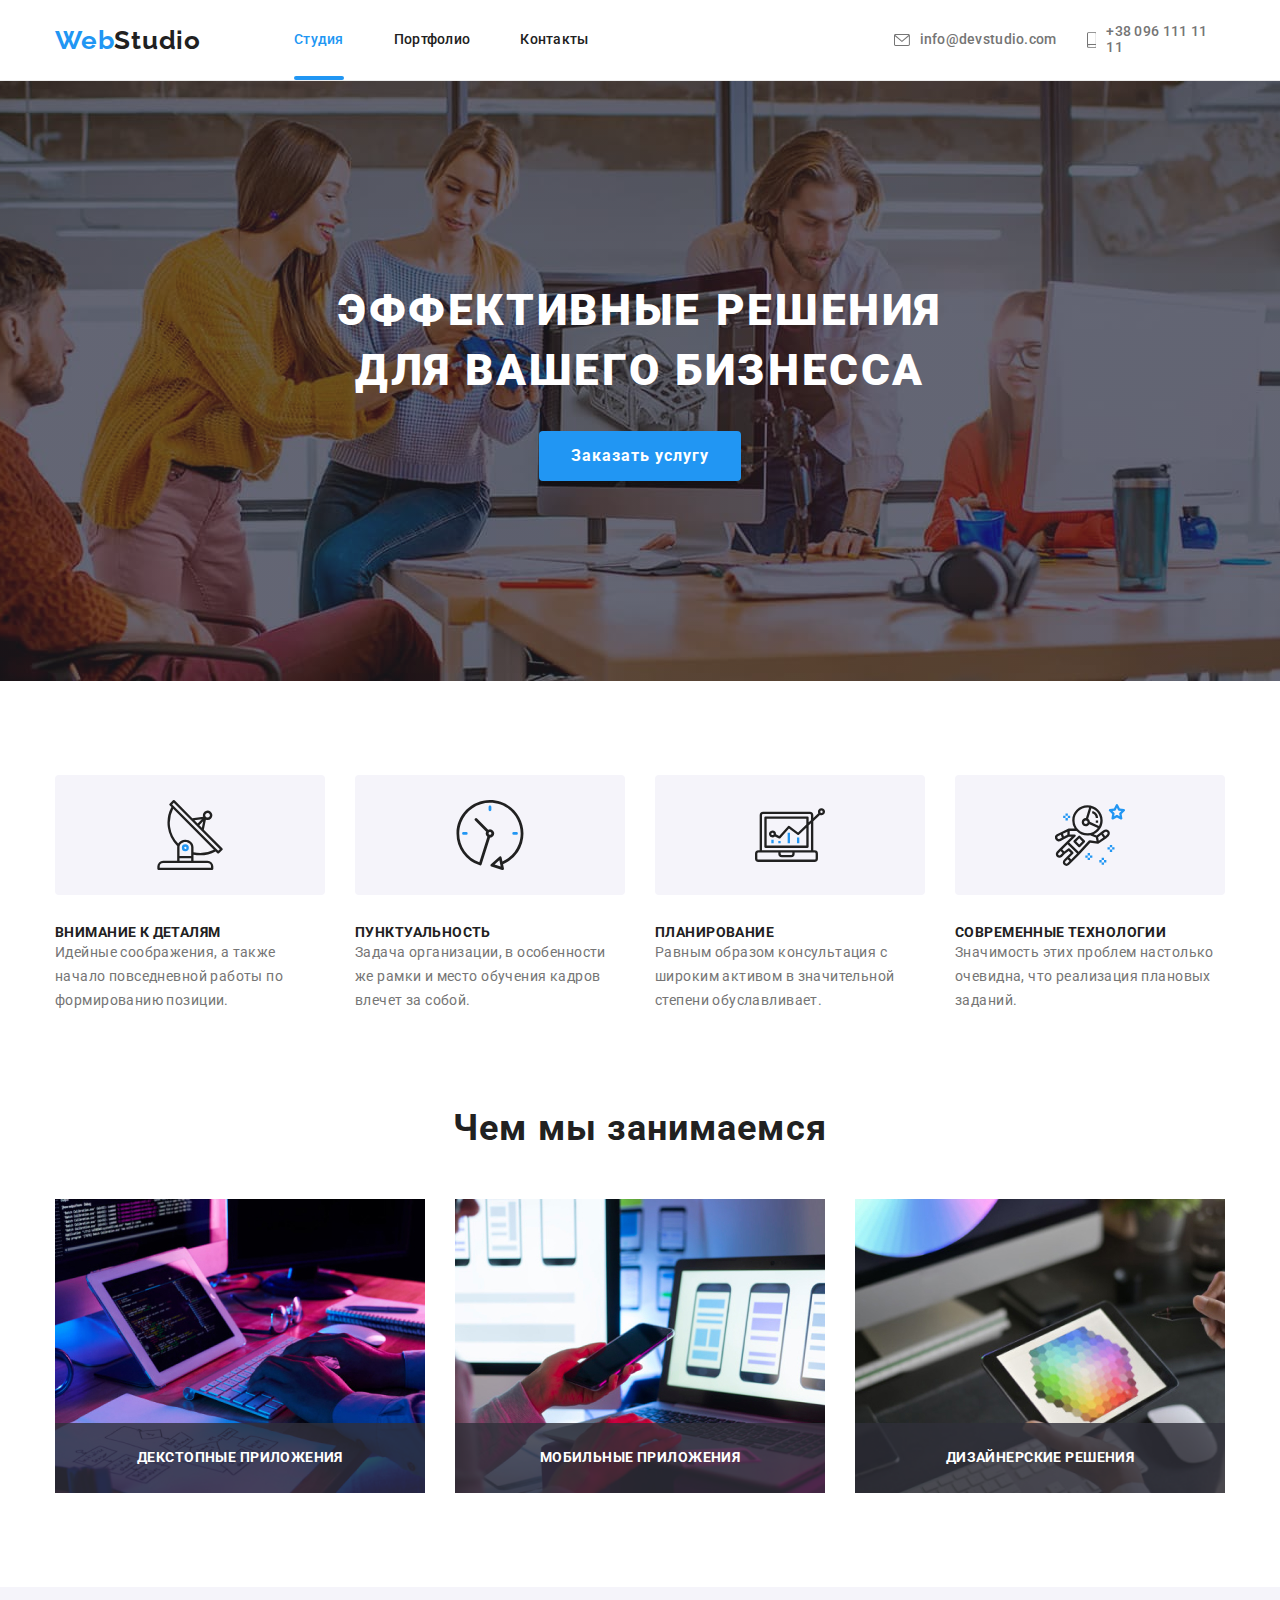
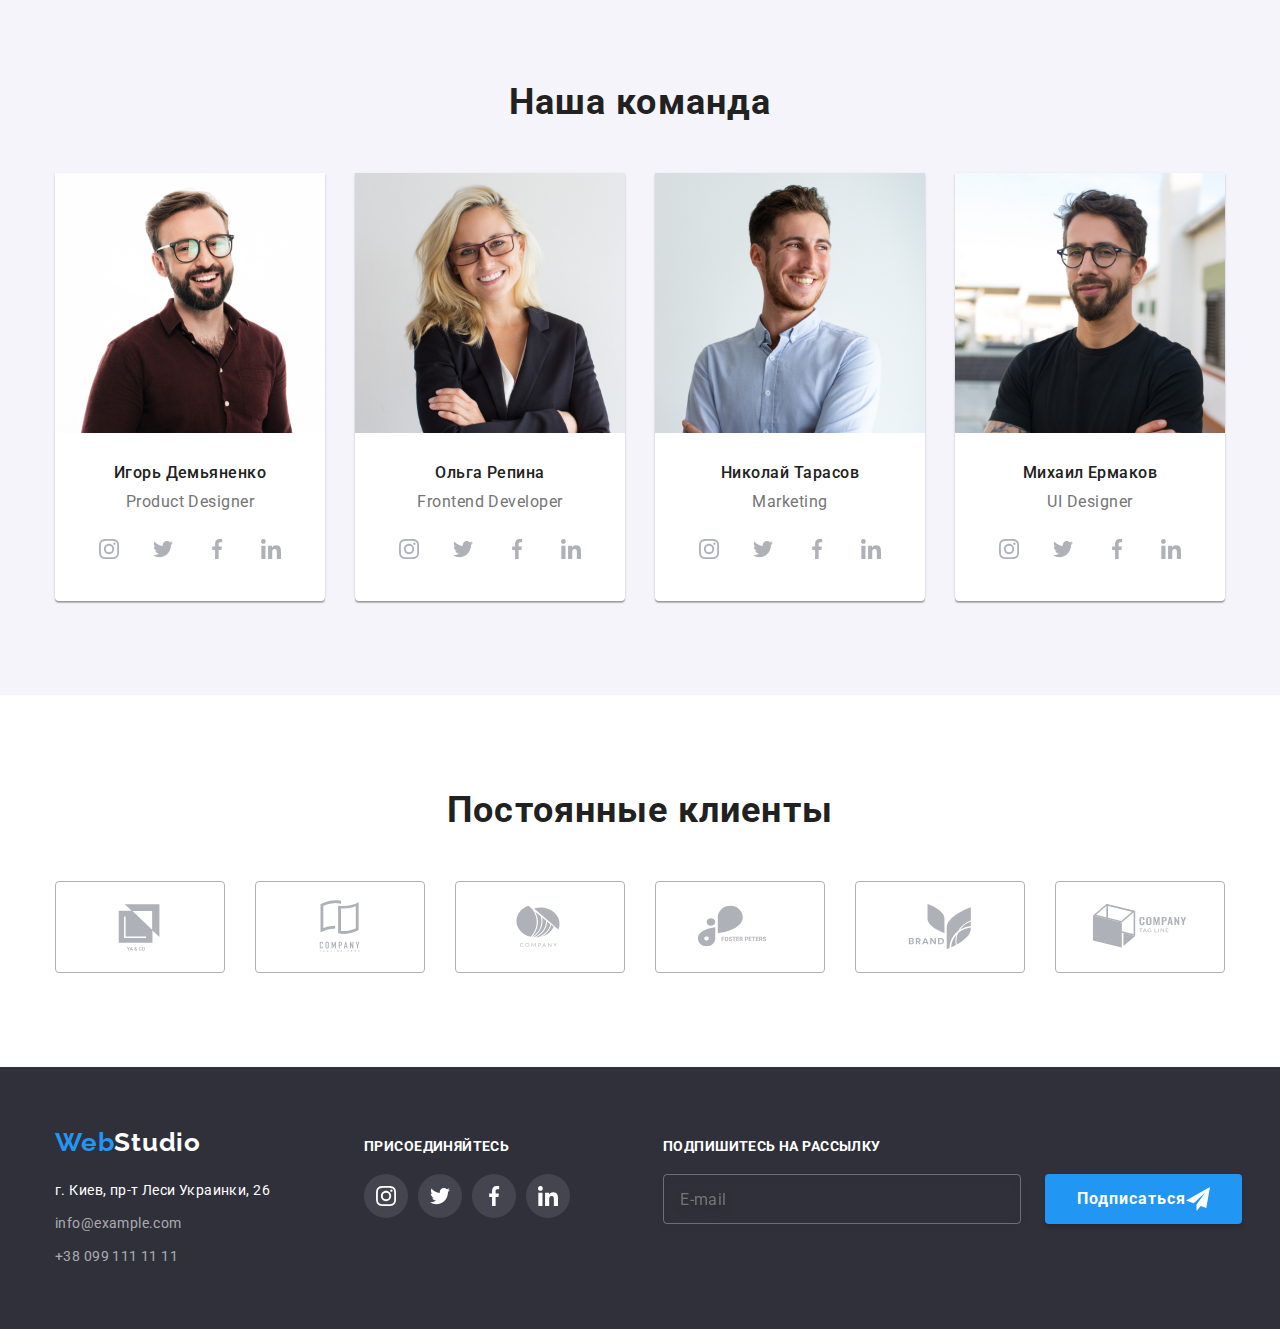
<file: index.html>
<!DOCTYPE html>
<html lang="ru">

<head>
    <meta charset="UTF-8" />
    <meta name="viewport" content="width=device-width, initial-scale=1.0" />
    <title>Document</title>
    <!-- Основные шрифты -->
    <link rel="preconnect" href="https://fonts.googleapis.com">
    <link rel="preconnect" href="https://fonts.gstatic.com" crossorigin>
    <link
        href="https://fonts.googleapis.com/css2?family=Raleway:wght@700&family=Roboto:wght@400;500;700;900&display=swap"
        rel="stylesheet" />
    <!-- Нормализация стилей -->
    <link rel="stylesheet" href="https://cdn.jsdelivr.net/npm/modern-normalize@1.1.0/modern-normalize.min.css" />
    <!-- Кастомные стили -->
    <link rel="stylesheet" href="./css/styles.css">
</head>

<body>
    <!-- Шапка страницы -->
    <header class="header">
        <div class="container header-container">
            <nav class="nav">
                <a lang="en" class="header-link link" href="./index.html"><span class="logo-web">Web</span><span
                        class="logo-studio-drc">Studio</span></a>
                <ul class="nav-list list">
                    <li class="nav-item"><a class="nav-link current link" href="./index.html">Студия</a></li>
                    <li class="nav-item"><a class="nav-link link" href="./portfolio.html">Портфолио</a></li>
                    <li class="nav-item"><a class="nav-link link" href="">Контакты</a></li>
                </ul>
            </nav>
            <div class="contacts-row">
                <ul class="contacts list">
                    <!-- Ссылка на адрес электронной почты  -->
                    <li class="header-contacts"><a class="contacts-address link" href="info@devstudio.com">
                            <svg class="icon" width="16" height="12">
                                <use href="./images/icons/icons.svg#envelope"></use>
                            </svg>
                            info@devstudio.com</a>
                    </li>

                    <!-- Ссылка на телефонный номер -->
                    <li class="header-contacts"><a class="contacts-address link" href="tel:+380961111111">
                            <svg class="icon" width="10" height="16">
                                <use href="./images/icons/icons.svg#smartphone"></use>
                            </svg>
                            +38 096 111 11
                            11</a>
                    </li>
                </ul>
            </div>
        </div>
    </header>
    <main>
        <!--Герой-->
        <section class="hero">
            <div class="container">
                <h1 class="hero-title">ЭФФЕКТИВНЫЕ РЕШЕНИЯ<br />ДЛЯ ВАШЕГО БИЗНЕССА</h1>
                <button class="hero-button main-btn" type="button" data-modal-open>Заказать услугу</button>
                <div class="backdrop is-hidden" data-modal>
                    <div class="modal-wrapper">
                        <button class="modal-btn" data-modal-close>
                            <svg class="icon-btn" width="11" height="11">
                                <use href="./images/icons/icons.svg#icon-Vector">
                            </svg>
                        </button>
                        <form class="modal-form">
                            <h3 class="form-title">Оставьте свои данные, мы вам перезвоним</h3>
                            <form class="data-form" name="data-form">
                                <div class="form-group">
                                    <label class="form-label" for="user-name">Имя</label>
                                    <input class="form-input" id="user-name" name="user-name" type="text" required>
                                    <svg class="form-icons" width="12" height="12" aria-label="Иконка человека">
                                        <use href="./images/icons/icons.svg#icon-person"></use>
                                    </svg>
                                </div>
                               <div class="form-group">
                                    <label class="form-label" for="user-tel">Телефон</label>
                                    <input class="form-input" id="user-tel" name="user-tel" type="tel" required>
                                    <svg class="form-icons" width="13" height="13" aria-label="Иконка телефона">
                                        <use href="./images/icons/icons.svg#icon-phone"></use>
                                    </svg>
                                </div>
                               <div class="form-group">
                                    <label class="form-label" for="user-email">Почта</label>
                                    <input class="form-input" id="user-email" name="user-email" type="email" required>
                                    <svg class="form-icons" width="15" height="12" aria-label="Иконка письма">
                                        <use href="./images/icons/icons.svg#icon-email-bl"></use>
                                    </svg>
                                </div>
                                <div class="form-group message">
                                    <label class="form-label" for="user-message">Комментарий</label>
                                    <textarea class="user-message" name="user-message" rows="10" placeholder="Введите текст"></textarea>
                                </div>
                                <div class="form-checkbox">
                                    <label class="checkbox-label" for="checkbox">
                                        <input class="checkbox" type="checkbox" name="checkbox" id="checkbox">
                                        <span class="custom-checkbox">
                                            <svg class="checkbox-icon" width="16" height="15">
                                                <use href="./images/icons/icons.svg#icon-check"></use>
                                            </svg>
                                        </span>
                                        <span class="checkbox-text">
                                            Соглашаюсь с рассылкой и принимаю <a class="checkbox-link link" href="./">Условия договора</a>
                                        </span>
                                    </label>
                                </div> 
                                <button class="main-btn form-button" type="submit">Отправить</button>
                            </form>
                        </form>
                    </div>
                </div>
            </div>
        </section>
        <!--Преимущества-->
        <section class="advantages section">
            <div class="container">
                <ul class="advantages-list list">
                    <li class="advantages-item">
                        <div class="icon-background">
                            <svg class="icon-adge" width="70" height="70">
                                <use href="./images/icons/icons.svg#icon-antenna"></use>
                            </svg>
                        </div>
                        <h3 class="advantages-title">Внимание к деталям</h3>
                        <p class="advantages-text">Идейные соображения, а также начало повседневной работы по
                            формированию
                            позиции.</p>
                    </li>
                    <li class="advantages-item">
                        <div class="icon-background">
                            <svg class="icon-adge" width="70" height="70">
                                <use href="./images/icons/icons.svg#icon-clock"></use>
                            </svg>
                        </div>
                        <h3 class="advantages-title">Пунктуальность</h3>
                        <p class="advantages-text">Задача организации, в особенности же рамки и место обучения кадров
                            влечет
                            за собой.</p>
                    </li>
                    <li class="advantages-item">
                        <div class="icon-background">
                            <svg class="icon-adge" width="70" height="70">
                                <use href="./images/icons/icons.svg#icon-diagram"></use>
                            </svg>
                        </div>
                        <h3 class="advantages-title">Планирование</h3>
                        <p class="advantages-text">Равным образом консультация с широким активом в значительной степени
                            обуславливает.</p>
                    </li>
                    <li class="advantages-item">
                        <div class="icon-background">
                            <svg class="icon-adge" width="70" height="70">
                                <use href="./images/icons/icons.svg#icon-astronaut"></use>
                            </svg>
                        </div>
                        <h3 class="advantages-title">Современные технологии</h3>
                        <p class="advantages-text">Значимость этих проблем настолько очевидна, что реализация плановых
                            заданий.</p>
                    </li>
                </ul>
            </div>
        </section>
        <!--Занятие-->
        <section class="our-work section">
            <div class="container">
                <h2 class="subtitle">Чем мы занимаемся</h2>
                <ul class="our-work-list list">
                    <li class="our-work-item">
                        <img src="./images/img1.jpg" alt="Разработка моб.приложений" width="370" height="294" />
                        <p class="title-our-work">декстопные приложения</p>
                    </li>

                    <li class="our-work-item">
                        <img src="./images/img2.jpg" alt="Разработка моб.приложений" width="370" height="294" />
                        <p class="title-our-work">мобильные приложения</p>
                    </li>

                    <li class="our-work-item">
                        <img src="./images/img3.jpg" alt="Разработка моб.приложений" width="370" height="294" />
                        <p class="title-our-work">дизайнерские решения</p>
                    </li>
                </ul>
            </div>
        </section>
        <!--Команда-->
        <section class="team section">
            <div class="container">
                <h2 class="subtitle">Наша команда</h2>
                <ul class="team-list list">
                    <li class="team-item">
                        <img src="./images/img4.jpg" alt="Игорь Демьяненко" width="270" />
                        <div class="caption-team">
                            <h3 class="team-title">Игорь Демьяненко</h3>
                            <p class="team-post" lang="en">Product Designer</p>
                            <ul class="socials list">
                                <li class="socials-item">
                                    <a class="socials-link socials-link-instagram link" href="" aria-label="Instagram">
                                        <svg class="socials-icon" width="20" height="20">
                                            <use href="./images/icons/icons.svg#instagram"></use>
                                        </svg>
                                    </a>
                                </li>
                                <li class="socials-item">
                                    <a class="socials-link socials-link-twitter link" href="" aria-label="Twitter">
                                        <svg class="socials-icon" width="20" height="20">
                                            <use href="./images/icons/icons.svg#twitter"></use>
                                        </svg>
                                    </a>
                                </li>
                                <li class="socials-item">
                                    <a class="socials-link socials-link-facebook link" href="" aria-label="Facebook">
                                        <svg class="socials-icon" width="20" height="20">
                                            <use href="./images/icons/icons.svg#facebook"></use>
                                        </svg>
                                    </a>
                                </li>
                                <li class="socials-item">
                                    <a class="socials-link socials-link-linkedin link" href="" aria-label="L inkedin">
                                        <svg class="socials-icon" width="20" height="20">
                                            <use href="./images/icons/icons.svg#linkedin"></use>
                                        </svg>
                                    </a>
                                </li>
                            </ul>
                        </div>
                    </li>
                    <li class="team-item">
                        <img src="./images/img5.jpg" alt="Ольга Репина" width="270" />
                        <div class="caption-team">
                            <h3 class="team-title">Ольга Репина</h3>
                            <p class="team-post" lang="en">Frontend Developer</p>
                            <ul class="socials list">
                                <li class="socials-item">
                                    <a class="socials-link socials-link-instagram link" href="" aria-label="Instagram">
                                        <svg class="socials-icon" width="20" height="20">
                                            <use href="./images/icons/icons.svg#instagram"></use>
                                        </svg>
                                    </a>
                                </li>
                                <li class="socials-item">
                                    <a class="socials-link socials-link-twitter link" href="" aria-label="Twitter">
                                        <svg class="socials-icon" width="20" height="20">
                                            <use href="./images/icons/icons.svg#twitter"></use>
                                        </svg>
                                    </a>
                                </li>
                                <li class="socials-item">
                                    <a class="socials-link socials-link-facebook link" href="" aria-label="Facebook">
                                        <svg class="socials-icon" width="20" height="20">
                                            <use href="./images/icons/icons.svg#facebook"></use>
                                        </svg>
                                    </a>
                                </li>
                                <li class="socials-item">
                                    <a class="socials-link socials-link-linkedin link" href="" aria-label="L inkedin">
                                        <svg class="socials-icon" width="20" height="20">
                                            <use href="./images/icons/icons.svg#linkedin"></use>
                                        </svg>
                                    </a>
                                </li>
                            </ul>
                        </div>
                    </li>
                    <li class="team-item">
                        <img src="./images/img6.jpg" alt="Николай Тарасов" width="270" />
                        <div class="caption-team">
                            <h3 class="team-title">Николай Тарасов</h3>
                            <p class="team-post" lang="en">Marketing</p>
                            <ul class="socials list">
                                <li class="socials-item">
                                    <a class="socials-link socials-link-instagram link" href="" aria-label="Instagram">
                                        <svg class="socials-icon" width="20" height="20">
                                            <use href="./images/icons/icons.svg#instagram"></use>
                                        </svg>
                                    </a>
                                </li>
                                <li class="socials-item">
                                    <a class="socials-link socials-link-twitter link" href="" aria-label="Twitter">
                                        <svg class="socials-icon" width="20" height="20">
                                            <use href="./images/icons/icons.svg#twitter"></use>
                                        </svg>
                                    </a>
                                </li>
                                <li class="socials-item">
                                    <a class="socials-link socials-link-facebook link" href="" aria-label="Facebook">
                                        <svg class="socials-icon" width="20" height="20">
                                            <use href="./images/icons/icons.svg#facebook"></use>
                                        </svg>
                                    </a>
                                </li>
                                <li class="socials-item">
                                    <a class="socials-link socials-link-linkedin link" href="" aria-label="L inkedin">
                                        <svg class="socials-icon" width="20" height="20">
                                            <use href="./images/icons/icons.svg#linkedin"></use>
                                        </svg>
                                    </a>
                                </li>
                            </ul>
                        </div>
                    </li>
                    <li class="team-item">
                        <img src="./images/img7.jpg" alt="Михаил Ермаков" width="270" />
                        <div class="caption-team">
                            <h3 class="team-title">Михаил Ермаков</h3>
                            <p class="team-post" lang="en">UI Designer</p>
                            <ul class="socials list">
                                <li class="socials-item">
                                    <a class="socials-link socials-link-instagram link" href="" aria-label="Instagram">
                                        <svg class="socials-icon" width="20" height="20">
                                            <use href="./images/icons/icons.svg#instagram"></use>
                                        </svg>
                                    </a>
                                </li>
                                <li class="socials-item">
                                    <a class="socials-link socials-link-twitter link" href="" aria-label="Twitter">
                                        <svg class="socials-icon" width="20" height="20">
                                            <use href="./images/icons/icons.svg#twitter"></use>
                                        </svg>
                                    </a>
                                </li>
                                <li class="socials-item">
                                    <a class="socials-link socials-link-facebook link" href="" aria-label="Facebook">
                                        <svg class="socials-icon" width="20" height="20">
                                            <use href="./images/icons/icons.svg#facebook"></use>
                                        </svg>
                                    </a>
                                </li>
                                <li class="socials-item">
                                    <a class="socials-link socials-link-linkedin link" href="" aria-label="L inkedin">
                                        <svg class="socials-icon" width="20" height="20">
                                            <use href="./images/icons/icons.svg#linkedin"></use>
                                        </svg>
                                    </a>
                                </li>
                            </ul>
                        </div>
                    </li>
                </ul>
            </div>
        </section>
        <!-- Постоянные клиенты -->
        <section class="clients section">
            <div class="container">
                <h2 class="subtitle">Постоянные клиенты</h2>
                <ul class="clients-list list">
                    <li class="clients-item">
                        <a class="clients-link link" href="">
                            <svg class="clients-logo" width="106" height="60">
                                <use href="./images/icons/icons.svg#icon-yaco"></use>
                            </svg>
                        </a>
                    </li>
                    <li class="clients-item">
                        <a class="clients-link link" href="">
                            <svg class="clients-logo" width="106" height="60">
                                <use href="./images/icons/icons.svg#icon-taglinehere"></use>
                            </svg>
                        </a>
                    </li>
                    <li class="clients-item">
                        <a class="clients-link link" href="">
                            <svg class="clients-logo" width="106" height="60">
                                <use href="./images/icons/icons.svg#icon-company"></use>
                            </svg>
                        </a>
                    </li>
                    <li class="clients-item">
                        <a class="clients-link link" href="">
                            <svg class="clients-logo" width="106" height="60">
                                <use href="./images/icons/icons.svg#icon-foster"></use>
                            </svg>
                        </a>
                    </li>
                    <li class="clients-item">
                        <a class="clients-link link" href="">
                            <svg class="clients-logo" width="106" height="60">
                                <use href="./images/icons/icons.svg#icon-brand"></use>
                            </svg>
                        </a>
                    </li>
                    <li class="clients-item">
                        <a class="clients-link link" href="">
                            <svg class="clients-logo" width="106" height="60">
                                <use href="./images/icons/icons.svg#icon-tagline"></use>
                            </svg>
                        </a>
                    </li>
                </ul>
            </div>
        </section>
    </main>
    <!--Футер-->
    <footer class="footer">
        <div class="container footer-flex">
            <div class="footer-contacts">
                <a lang="en" class="header-link link" href="./index.html"><span class="logo-web">Web</span><span
                        class="logo-studio-wt">Studio</span></a>
                <address class="address">
                    <ul class="address-list list">
                        <!-- Адрес  -->
                        <li class="address-item link">
                            <a class="address-contacts link"
                                href="https://www.google.com.ua/maps/place/%D0%B1%D1%83%D0%BB.+%D0%9B%D0%B5%D1%81%D0%B8+%D0%A3%D0%BA%D1%80%D0%B0%D0%B8%D0%BD%D0%BA%D0%B8,+26,+%D0%9A%D0%B8%D0%B5%D0%B2,+02000/@50.4265807,30.5361971,17z/data=!3m1!4b1!4m5!3m4!1s0x40d4cf0e033ecbe9:0x57a4dffefec77da0!8m2!3d50.4265807!4d30.5383858?hl=ru"
                                target="_blank" rel="noreferrer noopener"> г. Киев, пр-т Леси Украинки, 26</a>
                        </li>
                        <!-- Ссылка на адрес электронной почты  -->
                        <li class="address-item link">
                            <a class="address-footer link" href="info@example.com">info@example.com</a>
                        </li>
                        <!-- Ссылка на телефонный номер  -->
                        <li class="address-item link">
                            <a class="address-footer link" href="tel:+380991111111">+38 099 111 11 11</a>
                        </li>
                    </ul>
                </address>
            </div>
            <div class="footer-social">
                <p class="footer-so-text">присоединяйтесь</p>
                <ul class="footer-social-list list">
                    <li class="footer-socials-item">
                        <a class="socials-link socials-link-instagram link" href="" aria-label="Instagram">
                            <svg class="footer-socials-icon" width="20" height="20">
                                <use href="./images/icons/icons.svg#instagram"></use>
                            </svg>
                        </a>
                    </li>
                    <li class="footer-socials-item">
                        <a class="socials-link socials-link-twitter link" href="" aria-label="Twitter">
                            <svg class="footer-socials-icon" width="20" height="20">
                                <use href="./images/icons/icons.svg#twitter"></use>
                            </svg>
                        </a>
                    </li>
                    <li class="footer-socials-item">
                        <a class="socials-link socials-link-facebook link" href="" aria-label="Facebook">
                            <svg class="footer-socials-icon" width="20" height="20">
                                <use href="./images/icons/icons.svg#facebook"></use>
                            </svg>
                        </a>
                    </li>
                    <li class="footer-socials-item">
                        <a class="socials-link socials-link-linkedin link" href="" aria-label="L inkedin">
                            <svg class="footer-socials-icon" width="20" height="20">
                                <use href="./images/icons/icons.svg#linkedin"></use>
                            </svg>
                        </a>
                    </li>
                </ul>
            </div>
        
            <div class="footer-form">
                <h3 class="footer-so-text">Подпишитесь на рассылку</h3>
                <div class="footer-form-wrapper">
                    <form action="label-footer" class="label-footer">
                        <input class="footer-input" type="email" name="footer-email" placeholder="E-mail">
                        <button type="submit" class="hero-button main-btn footer-button">
                            <span class="footer-btn-title">Подписаться</span>
                            <svg class="social-icon-sab" width="24" height="24">
                                <use href="./images/icons/icons.svg#icon-send"></use>
                            </svg>
                        </button>
                    </form>
                </div>
            </div>
        </div>
    </footer>
    <script src="./js/modal.js"></script>
</body>

</html>
</file>
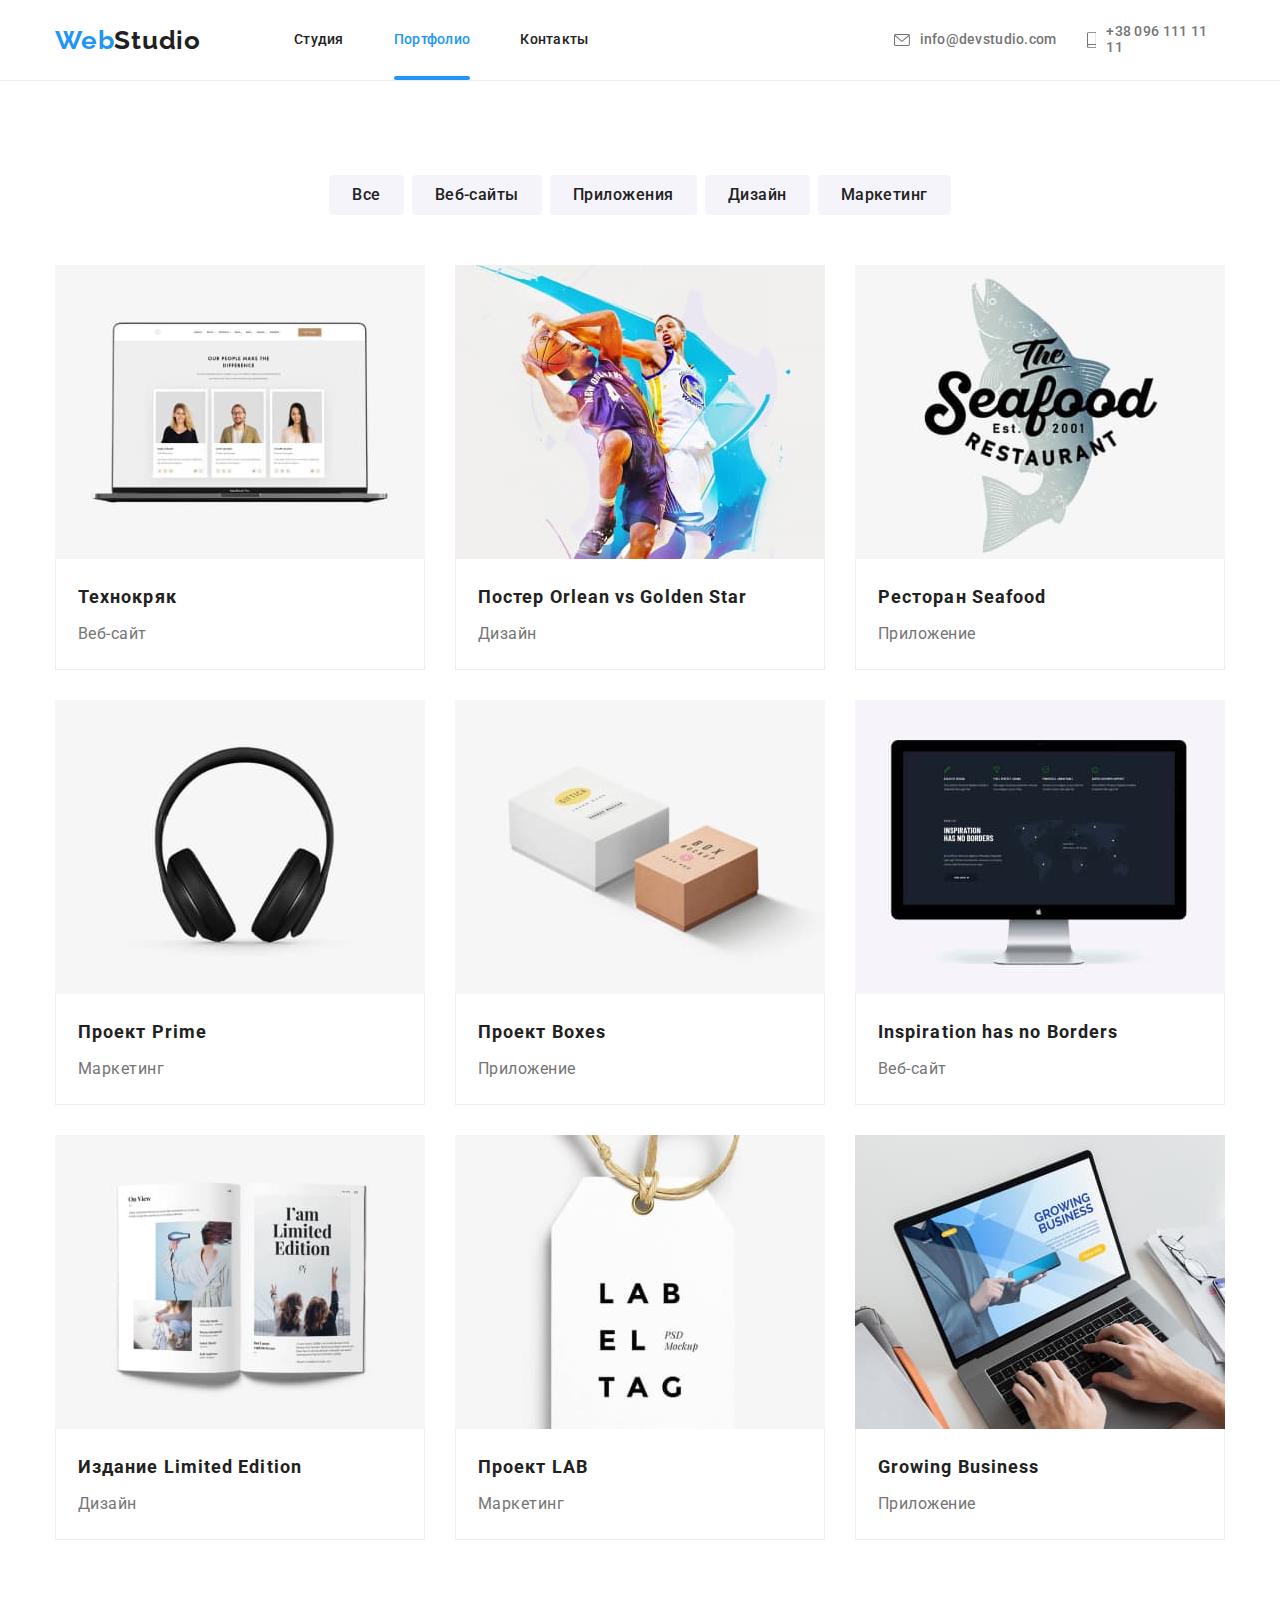
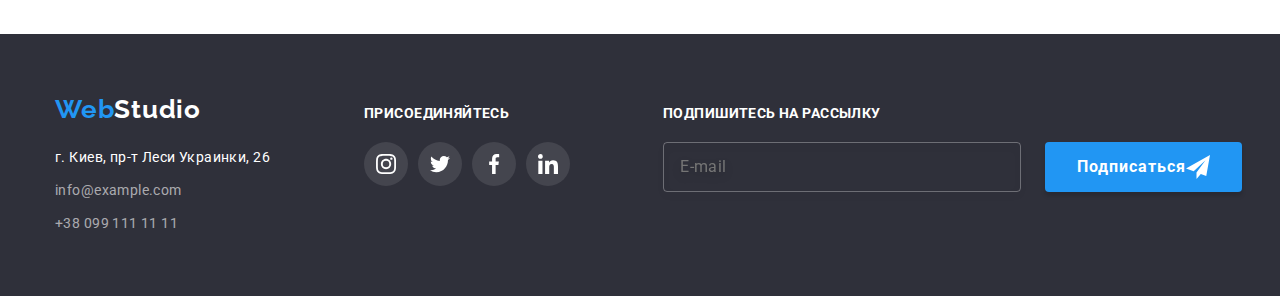
<file: portfolio.html>
<!DOCTYPE html>
<html lang="ru">

<head>
    <meta charset="UTF-8" />
    <meta name="viewport" content="width=device-width, initial-scale=1.0" />
    <title>Document</title>
    <!-- Основные шрифты -->
    <link rel="preconnect" href="https://fonts.googleapis.com">
    <link rel="preconnect" href="https://fonts.gstatic.com" crossorigin>
    <link
        href="https://fonts.googleapis.com/css2?family=Raleway:wght@700&family=Roboto:wght@400;500;700;900&display=swap"
        rel="stylesheet">
    <!-- Нормализация стилей -->
    <link rel="stylesheet" href="https://cdn.jsdelivr.net/npm/modern-normalize@1.1.0/modern-normalize.min.css" />
    <!-- Кастомные стили -->
    <link rel="stylesheet" href="./css/styles.css">
</head>

<body>
    <!-- Шапка страницы -->
    <header class="header">
        <div class="container header-container">
            <nav class="nav">
                <a lang="en" class="header-link link" href="./index.html"><span class="logo-web">Web</span><span
                        class="logo-studio-drc">Studio</span></a>
                <ul class="nav-list list">
                    <li class="nav-item"><a class="nav-link link" href="./index.html">Студия</a></li>
                    <li class="nav-item"><a class="nav-link current link" href="./portfolio.html">Портфолио</a></li>
                    <li class="nav-item"><a class="nav-link link" href="">Контакты</a></li>
                </ul>
            </nav>
            <div class="contacts-row">
                <ul class="contacts list">
                    <!-- Ссылка на адрес электронной почты  -->
                    <li class="header-contacts"><a class="contacts-address link" href="info@devstudio.com">
                            <svg class="icon" width="16" height="12">
                                <use href="./images/icons/icons.svg#envelope"></use>
                            </svg>
                            info@devstudio.com</a>
                    </li>

                    <!-- Ссылка на телефонный номер -->
                    <li class="header-contacts"><a class="contacts-address link" href="tel:+380961111111">
                            <svg class="icon" width="10" height="16">
                                <use href="./images/icons/icons.svg#smartphone"></use>
                            </svg>
                            +38 096 111 11
                            11</a>
                    </li>
                </ul>
            </div>
        </div>
    </header>
    <main>

        <!-- Портфолио -->
        <section class="portfolio">
            <div class="container">
                <!-- Портфолио кнопки -->
                <ul class="portf-buttons list">
                    <li class="portfolio-filters">
                        <button class="button-portfolio main-btn">Все</button>
                    </li>
                    <li class="portfolio-filters">
                        <button class="button-portfolio main-btn">Веб-сайты</button>
                    </li>
                    <li class="portfolio-filters">
                        <button class="button-portfolio main-btn">Приложения</button>
                    </li>
                    <li class="portfolio-filters">
                        <button class="button-portfolio main-btn">Дизайн</button>
                    </li>
                    <li class="portfolio-filters">
                        <button class="button-portfolio main-btn">Маркетинг</button>
                    </li>
                </ul>
                <!-- Продукты -->
                <ul class="products list">
                    <li class="products-link">
                        <a class="portfolio-products link" href="">
                            <div class="card-overlay-thumb">
                                <img src="./images/portfolio/tehno.jpg" alt="Tehnokriak" width="370" height="294">
                                <div class="card-overlay">
                                    <p>Ресурс предлагает комплексные предложения с разным уровнем функционала и
                                        сервисов. Все это позволит посетителю получить исчерпывающие сведения о компании
                                        или частном лице.</p>
                                </div>
                            </div>
                            <div class="caption-pic">
                                <h3 class="products-name">Технокряк</h3>
                                <p class="products-type">Веб-сайт</p>
                            </div>
                        </a>
                    </li>
                    <li class="products-link link">
                        <a class="portfolio-products link" href="">
                            <div class="card-overlay-thumb">
                                <img src="./images/portfolio/poster.jpg" alt="Poster" width="370" height="294">
                                <div class="card-overlay">
                                    <p>Ресурс предлагает комплексные предложения с разным уровнем функционала и
                                        сервисов. Все это позволит посетителю получить исчерпывающие сведения о компании
                                        или частном лице.</p>
                                </div>
                            </div>
                            <div class="caption-pic">
                                <h3 class="products-name">Постер <span lang="en">Orlean vs Golden Star</span></h3>
                                <p class="products-type">Дизайн</p>
                            </div>
                        </a>
                    </li>
                    <li class="products-link link">
                        <a class="portfolio-products link" href="">
                            <div class="card-overlay-thumb">
                                <img src="./images/portfolio/seafood.jpg" alt="Seafood restoran" width="370"
                                    height="294">
                                <div class="card-overlay">
                                    <p>Ресурс предлагает комплексные предложения с разным уровнем функционала и
                                        сервисов. Все это позволит посетителю получить исчерпывающие сведения о компании
                                        или частном лице.</p>
                                </div>
                            </div>
                            <div class="caption-pic">
                                <h3 class="products-name">Ресторан <span lang="en">Seafood</span></h3>
                                <p class="products-type">Приложение</p>
                            </div>
                        </a>
                    </li>
                    <li class="products-link link">
                        <a class="portfolio-products link" href="">
                            <div class="card-overlay-thumb">
                                <img src="./images/portfolio/prime.jpg" alt="Proect Prime" width="370" height="294">
                                <div class="card-overlay">
                                    <p>Ресурс предлагает комплексные предложения с разным уровнем функционала и
                                        сервисов. Все это позволит посетителю получить исчерпывающие сведения о компании
                                        или частном лице.</p>
                                </div>
                            </div>
                            <div class="caption-pic">
                                <h3 class="products-name">Проект <span lang="en">Prime</span></h3>
                                <p class="products-type">Маркетинг</p>
                            </div>
                        </a>
                    </li>
                    <li class="products-link link">
                        <a class="portfolio-products link" href="">
                            <div class="card-overlay-thumb">
                                <img src="./images/portfolio/boxes.jpg" alt="Project Boxes" width="370" height="294">
                                <div class="card-overlay">
                                    <p>Ресурс предлагает комплексные предложения с разным уровнем функционала и
                                        сервисов. Все это позволит посетителю получить исчерпывающие сведения о компании
                                        или частном лице.</p>
                                </div>
                            </div>
                            <div class="caption-pic">
                                <h3 class="products-name">Проект <span lang="en">Boxes</span></h3>
                                <p class="products-type">Приложение</p>
                            </div>
                        </a>
                    </li>
                    <li class="products-link link">
                        <a class="portfolio-products link" href="">
                            <div class="card-overlay-thumb">
                                <img src="./images/portfolio/inspiration.jpg" alt="Inspiration" width="370"
                                    height="294">
                                <div class="card-overlay">
                                    <p>Ресурс предлагает комплексные предложения с разным уровнем функционала и
                                        сервисов. Все это позволит посетителю получить исчерпывающие сведения о компании
                                        или частном лице.</p>
                                </div>
                            </div>
                            <div class="caption-pic">
                                <h3 class="products-name"><span lang="en">Inspiration has no Borders</span></h3>
                                <p class="products-type">Веб-сайт</p>
                            </div>
                        </a>
                    </li>
                    <li class="products-link link">
                        <a class="portfolio-products link" href="">
                            <div class="card-overlay-thumb">
                                <img src="./images/portfolio/edition.jpg" alt="Limited Edition" width="370"
                                    height="294">
                                <div class="card-overlay">
                                    <p>Ресурс предлагает комплексные предложения с разным уровнем функционала и
                                        сервисов. Все это позволит посетителю получить исчерпывающие сведения о компании
                                        или частном лице.</p>
                                </div>
                            </div>
                            <div class="caption-pic">
                                <h3 class="products-name">Издание <span lang="en">Limited Edition</span></h3>
                                <p class="products-type">Дизайн</p>
                            </div>
                        </a>
                    </li>
                    <li class="products-link link">
                        <a class="portfolio-products link" href="">
                            <div class="card-overlay-thumb">
                                <img src="./images/portfolio/lab.jpg" alt="Project LAB" width="370" height="294">
                                <div class="card-overlay">
                                    <p>Ресурс предлагает комплексные предложения с разным уровнем функционала и
                                        сервисов. Все это позволит посетителю получить исчерпывающие сведения о компании
                                        или частном лице.</p>
                                </div>
                            </div>
                            <div class="caption-pic">
                                <h3 class="products-name">Проект <span lang="en">LAB</span></h3>
                                <p class="products-type">Маркетинг</p>
                            </div>
                        </a>
                    </li>
                    <li class="products-link link">
                        <a class="portfolio-products link" href="">
                            <div class="card-overlay-thumb">
                                <img src="./images/portfolio/business.jpg" alt="Growing Business" width="370"
                                    height="294">
                                <div class="card-overlay">
                                    <p>Ресурс предлагает комплексные предложения с разным уровнем функционала и
                                        сервисов. Все это позволит посетителю получить исчерпывающие сведения о компании
                                        или частном лице.</p>
                                </div>
                            </div>
                            <div class="caption-pic">
                                <h3 class="products-name"><span lang="en">Growing Business</span></h3>
                                <p class="products-type">Приложение</p>
                            </div>
                        </a>
                    </li>
                </ul>
            </div>
        </section>
    </main>
    <!--Футер-->
    <footer class="footer">
        <div class="container footer-flex">
            <div class="footer-contacts">
                <a lang="en" class="header-link link" href="./index.html"><span class="logo-web">Web</span><span
                        class="logo-studio-wt">Studio</span></a>
                <address class="address">
                    <ul class="address-list list">
                        <!-- Адрес  -->
                        <li class="address-item link">
                            <a class="address-contacts link"
                                href="https://www.google.com.ua/maps/place/%D0%B1%D1%83%D0%BB.+%D0%9B%D0%B5%D1%81%D0%B8+%D0%A3%D0%BA%D1%80%D0%B0%D0%B8%D0%BD%D0%BA%D0%B8,+26,+%D0%9A%D0%B8%D0%B5%D0%B2,+02000/@50.4265807,30.5361971,17z/data=!3m1!4b1!4m5!3m4!1s0x40d4cf0e033ecbe9:0x57a4dffefec77da0!8m2!3d50.4265807!4d30.5383858?hl=ru"
                                target="_blank" rel="noreferrer noopener"> г. Киев, пр-т Леси Украинки, 26</a>
                        </li>
                        <!-- Ссылка на адрес электронной почты  -->
                        <li class="address-item link">
                            <a class="address-footer link" href="info@example.com">info@example.com</a>
                        </li>
                        <!-- Ссылка на телефонный номер  -->
                        <li class="address-item link">
                            <a class="address-footer link" href="tel:+380991111111">+38 099 111 11 11</a>
                        </li>
                    </ul>
                </address>
            </div>
            <div class="footer-social">
                <p class="footer-so-text">ПРИСОЕДИНЯЙТЕСЬ</p>
                <ul class="footer-social-list list">
                    <li class="footer-socials-item">
                        <a class="socials-link socials-link-instagram link" href="" aria-label="Instagram">
                            <svg class="footer-socials-icon" width="20" height="20">
                                <use href="./images/icons/icons.svg#instagram"></use>
                            </svg>
                        </a>
                    </li>
                    <li class="footer-socials-item">
                        <a class="socials-link socials-link-twitter link" href="" aria-label="Twitter">
                            <svg class="footer-socials-icon" width="20" height="20">
                                <use href="./images/icons/icons.svg#twitter"></use>
                            </svg>
                        </a>
                    </li>
                    <li class="footer-socials-item">
                        <a class="socials-link socials-link-facebook link" href="" aria-label="Facebook">
                            <svg class="footer-socials-icon" width="20" height="20">
                                <use href="./images/icons/icons.svg#facebook"></use>
                            </svg>
                        </a>
                    </li>
                    <li class="footer-socials-item">
                        <a class="socials-link socials-link-linkedin link" href="" aria-label="L inkedin">
                            <svg class="footer-socials-icon" width="20" height="20">
                                <use href="./images/icons/icons.svg#linkedin"></use>
                            </svg>
                        </a>
                    </li>
                </ul>
            </div>
            <div class="footer-form">
                <h3 class="footer-so-text">Подпишитесь на рассылку</h3>
                <div class="footer-form-wrapper">
                    <form action="label-footer" class="label-footer">
                        <input class="footer-input" type="email" name="footer-email" placeholder="E-mail">
                        <button type="submit" class="hero-button main-btn footer-button">
                            <span class="footer-btn-title">Подписаться</span>
                            <svg class="social-icon-sab" width="24" height="24">
                                <use href="./images/icons/icons.svg#icon-send"></use>
                            </svg>
                        </button>
                    </form>
                </div>
            </div>
        </div>
    </footer>
</body>

</html>
</file>
<file: css/styles.css>
:root {
    /* Основные шрифты */
    --main-font: Roboto;
    --secondary-font: Raleway;
    /* Цвет текста */
    --primary-txt: #212121;
    --secondary-txt: #757575;
    --accent-txt: #2196f3;
    --white-txt: #ffffff;
    --icon-color: #AFB1B8;
    /* Цвет фона */
    --primary-light-bg: #e5e5e5;
    --header-bg: #ffffff;
    --secondary-light-bg: #f5f4fa;
    --primary-dark-bg: #2f303a;
    --button-bg: #2196f3;

    --transition-timing-function: cubic-bezier(0.4, 0, 0.2, 1);
    --transition-duration: 250ms;
}

body {
    font-family: var(--main-font);
    font-weight: 400px;
    font-size: 14px;
    line-height: 1.71;
    letter-spacing: 0.03em;
    color: var(--secondary-txt);
}

h1,
h2,
h3,
h4,
p {
    margin: 0;
}


.list {
    padding-left: 0;
    margin-top: 0;
    margin-bottom: 0;
    list-style: none;
}

.link {
    text-decoration: none;
}

.section {
    padding-top: 94px;
    padding-bottom: 94px;
}

.container {
    width: 1200px;
    margin-left: auto;
    margin-right: auto;
    padding-left: 15px;
    padding-right: 15px;
}

.hero {
    text-align: center;
    padding-top: 200px;
    padding-bottom: 200px;
    max-width: 1600px;
    height: 600px;
    margin-left: auto;
    margin-right: auto;
    background-image: linear-gradient(to right, rgba(47, 48, 58, 0.4), rgba(47, 48, 58, 0.4)), url(../images/hero/bg-hero.jpg);
    background-position: center;
    background-size: contain;
    background-repeat: no-repeat;
    background-size: cover;
}

.hero-title {
    font-family: var(--main-font);
    font-weight: 900;
    font-size: 44px;
    line-height: 1.36;
    text-align: center;
    letter-spacing: 0.06em;
    text-transform: uppercase;
    color: var(--white-txt);
    margin-bottom: 30px;
}

.subtitle {
    font-family: var(--main-font);
    font-weight: 700;
    font-size: 36px;
    line-height: 1.17;
    text-align: center;
    letter-spacing: 0.03em;
    color: var(--primary-txt);
    margin-bottom: 50px;
}

.logo-web {
    color: var(--accent-txt);
}


.logo-studio-wt {
    color: var(--white-txt);
}

img {
    display: block;
}

.header {
    display: block;
    top: 0;
    left: 0;
    z-index: 9;
    width: 100%;
    background-color: var(--header-bg);
    border-bottom: 1px solid #ececec;
}

.contacts {
    display: flex;
    align-items: center;
    margin-left: auto;
}

.header-link {
    font-family: var(--secondary-font);
    font-weight: 700;
    font-size: 26px;
    line-height: 1.19;
    letter-spacing: 0.03em;
    color: var(--primary-txt);
    margin-right: 93px;
}

.header-container {
    display: flex;
    align-items: center;
}

.header-contacts {
    margin-right: 50px;
}

.header-contacts:last-child {
    margin-right: 0;
}

.nav {
    display: flex;
    align-items: center;
}

.nav-link {
    display: block;

    font-weight: 500;
    font-size: 14px;
    line-height: 1.14;
    letter-spacing: 0.02em;
    color: var(--primary-txt);
    padding-top: 32px;
    padding-bottom: 32px;

    transition: color var(--transition-duration) var(--transition-timing-function);
}

.nav-item {
    margin-right: 50px;
    position: relative;
}

.nav-item:last-child {
    margin: 0;
}

.nav-list {
    display: flex;
    align-items: center;
}


.nav-link:hover,
.nav-link:focus {
    color: var(--accent-txt);
}

.current {
    color: var(--accent-txt);
}

.nav-link.current::after {
    position: absolute;

    content: "";
    left: 0;
    bottom: 0;
    height: 4px;
    width: 100%;
    margin: 0;
    padding: 0;
    border-radius: 2px;
    background-color: var(--accent-txt);
}

.contacts-address {
    font-family: var(--main-font);
    font-weight: 500;
    font-size: 14px;
    line-height: 1.14;
    letter-spacing: 0.02em;
    color: var(--secondary-txt);
    transition: color var(--transition-duration) var(--transition-timing-function);
}

.contacts-address:hover,
.contacts-address:focus {
    color: var(--accent-txt);
}

.hero-button:hover,
.hero-button:focus {
    background-color: #188ce8;
}

.contacts-row .list {
    display: flex;
    align-items: center;
    margin-left: 305px;
}

.contacts-row .header-contacts:not(:last-child) {
    margin-right: 30px;
}

.contacts-row .link {
    display: flex;
    align-items: center;
    color: var(--secondary-txt);
}

.contacts-row .icon {
    margin-right: 10px;
    fill: currentColor;
}

.contacts-row .link:hover,
.contacts-row .link:focus {
    color: var(--accent-txt);
}

/* Герой */

.main-btn {
    cursor: pointer;
    text-align: center;
    transition: box-shadow var(--transition-duration) var(--transition-timing-function), background-color var(--transition-duration) var(--transition-timing-function), color var(--transition-duration) var(--transition-timing-function);
}

.hero-button {
    font-family: var(--main-font);
    font-weight: 700;
    font-size: 16px;
    line-height: 1.88;
    letter-spacing: 0.06em;
    color: var(--white-txt);
    background: var(--button-bg);
    box-shadow: 0px 4px 4px rgba(0, 0, 0, 0.15);
    border-radius: 4px;
    padding: 10px 32px;
    border: none;
}

.button-portfolio {
    font-family: var(--main-font);
    font-weight: 500;
    font-size: 16px;
    line-height: 1.63;
    text-align: center;
    letter-spacing: 0.03em;
    color: #212121;
    padding: 6px 22px;
}

.backdrop {
    position: fixed;
    width: 100%;
    height: 100%;
    top: 0px;
    left: 0px;
    z-index: 1;
    opacity: 1;

    background-color: rgba(0, 0, 0, 0.2);
    transition: opacity var(--transition-duration) var(--transition-timing-function);
}

.backdrop.is-hidden {
    opacity: 0;
    pointer-events: none;
}

.modal-wrapper {
    position: absolute;
    top: 50%;
    left: 50%;
    width: 528px;
    border-radius: 4px;
    padding: 40px;
    background-color: var(--header-bg);
    box-shadow: rgba(0, 0, 0, 0.12) 0px 1px 3px, rgba(0, 0, 0, 0.14) 0px 1px 1px, rgba(0, 0, 0, 0.2) 0px 2px 1px;
    transform: translate(-50%, -50%) scale(1);
}

.modal-btn {
    position: absolute;
    top: 8px;
    right: 8px;
    display: flex;
    align-items: center;
    justify-content: center;
    padding: 0;
    width: 30px;
    height: 30px;
    cursor: pointer;
    border-radius: 50%;
    border-width: 1px;
    border-style: solid;
    border: 1px solid rgba(0, 0, 0, 0.1);
    border-image: initial;
    background: #ffffff;
    background-color: transparent;
    transition: fill var(--transition-duration) var(--transition-timing-function);
  
}

.modal-btn:hover,
.modal-btn:focus {
  fill: var(--button-bg);
}

.modal-form {
    display: block;
}


.form-group {
    position: relative;
    display: flex;
    flex-direction: column;
    margin-bottom: 10px;
    width: 100%;
}

.form-group.message {
    margin-bottom: 20px;
}

.form-label {
    text-align: left;
    font-size: 12px;
    line-height: 1.17;
    letter-spacing: 0.01em;
    color: var(--secondary-txt);
}
.form-input {
    margin-top: 4px;
    width: 100%;
    height: 40px;
    padding: 11px 0px 11px 42px;
    border: 1px solid rgba(33, 33, 33, 0.2);
    border-radius: 4px;
    transition: border-color var(--transition-duration) var(--transition-timing-function);
    outline: none;
}

.form-input:hover,
.form-input:focus,
.user-message:hover,
.user-message:focus {
    fill: var(--button-bg);
    border-color: var(--accent-txt);
    outline: transparent;
}

.form-input:hover + .form-icons,
.form-input:focus + .form-icons {
    fill: var(--button-bg);
}

.checkbox {
    position: absolute;
    width: 1px;
    height: 1px;
    margin: -1px;
    border: 0px;
    padding: 0px;
    clip: rect(0 0 0 0);
    overflow: hidden;
    outline: none;
}

.checkbox-label {
    display: flex;
    align-items: center;
    justify-content: center;
}

.checkbox-link {
    outline: none;
    color: var(--accent-txt);
}

.form-button {
margin-top: 30px;
font-family: var(--main-font);
font-weight: 700;
font-size: 16px;
line-height: 1.88;
letter-spacing: 0.06em;
color: var(--white-txt);
background: var(--button-bg);
box-shadow: 0px 4px 4px rgba(0, 0, 0, 0.15);
border-radius: 4px;
padding: 10px 50px;
border: none;
}

.form-button:hover,
.form-button:focus {
    background-color: #188ce8;
}

.form-icons {
position: absolute;
top: 55%;
left: 15px;
transition: fill var(--transition-duration) var(--transition-timing-function);
}

.checkbox-icon {
opacity: 0;
transition: opacity var(--transition-duration) var(--transition-timing-function);
}


.custom-checkbox {
    width: 16px;
    height: 15px;
    margin-right: 7px;
    border-radius: 2px;

    outline: 2px solid var(--primary-txt);
    outline-offset: -2px;
}

.custom-checkbox:hover,
.custom-checkbox:focus {
    fill: var(--button-bg);
}


.checkbox:checked + .custom-checkbox .checkbox-icon {
    opacity: 1;
}

.checkbox:focus + .custom-checkbox {
    outline-color: var (--button-bg);
}

.checkbox:checked + .custom-checkbox {
    fill: #FFFFFF;
    background-color: var (--button-bg);
    outline: none;
}

.form-title {
    font-weight: 700;
    font-size: 20px;
    line-height: 1.15;
    font-style: normal;
    color: var(--primary-txt);
    margin-bottom: 12px;
    text-align: center;
    letter-spacing: 0.03em;
}

.user-name {
    border: 1px solid rgba(33, 33, 33, 0.2);
    border-radius: 4px;
}

.user-message {
    width: 100%;
    height: 120px;
    resize: none;
    cursor: pointer;
    outline: none;
    margin-top: 4px;
    padding: 12px 16px;
    border: 1px solid rgba(33, 33, 33, 0.2);
    border-radius: 4px;
    transition: border-color var(--transition-duration) var(--transition-timing-function);
}

/* Преимущества */

.advantages-list {
    display: flex;
}

.advantages-title {
    font-family: var(--main-font);
    font-weight: 700;
    font-size: 14px;
    line-height: 1.14;
    letter-spacing: 0.03em;
    text-transform: uppercase;
    color: var(--primary-txt);
}

.advantages-text {
    font-family: var(--main-font);
    font-weight: 400;
    font-size: 14px;
    line-height: 1.71;
    letter-spacing: 0.03em;
    color: var(--secondary-txt);
}

.advantages-item {
    width: 270px;
    margin-right: 30px;
}

.advantages-item:last-child {
    margin-right: 0;
}

.icon-background {
    height: 120px;
    background-color: var(--secondary-light-bg);
    margin-bottom: 30px;
    display: flex;
    align-items: center;
    justify-content: center;
    border-radius: 4px;
}

/* Занятие */

.our-work-list {
    display: flex;
    align-items: center;
}

.our-work-item {
    margin-right: 30px;
    position: relative;
}

.our-work-item:last-child {
    margin-right: 0;
}

.our-work.section {
    padding-top: 0;
}

.title-our-work {
    position: absolute;
    width: 100%;
    height: 70px;
    bottom: 0;
    left: 0;
    display: flex;
    justify-content: center;
    align-items: center;
    text-transform: uppercase;
    text-align: center;
    font-weight: 700;
    font-size: inherit;
    line-height: 1.14;
    color: var(--header-bg);
    background: rgba(47, 48, 58, 0.8);
}

/* Команда */
.team {
    background-color: var(--secondary-light-bg);
}

.team-title {
    font-family: var(--main-font);
    font-weight: 500;
    font-size: 16px;
    line-height: 1.19;
    text-align: center;
    letter-spacing: 0.03em;
    color: var(--primary-txt);
    margin-bottom: 10px;
}

.team-post {
    font-family: Roboto;
    font-weight: 400;
    font-size: 16px;
    line-height: 1.19;
    letter-spacing: 0.03em;
    color: var(--secondary-txt);
    margin-bottom: 16px;
}

.team-list {
    display: flex;
    flex-wrap: wrap;
    align-items: center;
}

.team-item {
    margin-right: 30px;
    text-align: center;
    background-color: var(--header-bg);
    box-shadow: 0px 1px 3px rgba(0, 0, 0, 0.12),
        0px 1px 1px rgba(0, 0, 0, 0.14),
        0px 2px 1px rgba(0, 0, 0, 0.2);
    border-radius: 0px 0px 4px 4px;
}

.team-item:last-child {
    margin-right: 0;
}

.caption-team {
    padding-top: 30px;
    padding-bottom: 30px;
}

.socials {
    display: flex;
    justify-content: center;
}

.socials-item:not(:last-child) {
    margin-right: 10px;
}

.socials-link {
    display: flex;
    width: 100%;
    align-items: center;
    justify-content: center;
    transition: background-color 250ms var(--transition-timing-function);
}

.socials-item {
    display: flex;
    justify-content: center;
    align-items: center;
    width: 44px;
    height: 44px;
    padding: 0px;
    border: none;

    background-color: var(--header-bg);
    border-radius: 50%;

    background-repeat: no-repeat;
    background-size: 20px;
    background-position: center;
    color: var(--icon-color);
}

.socials-icon {
    fill: var(--icon-color);
    transition: fill 250ms var(--transition-timing-function);
}

.socials-link:hover,
.socials-link:focus {
    background-color: var(--button-bg);
}

.socials-link:hover .socials-icon,
.socials-link:focus .socials-icon {
    fill: var(--header-bg);
}

/* Постоянные клиенты */

.clients-list {
    display: flex;
}

.clients-item {
    display: flex;
    align-items: center;
    justify-content: center;
    box-sizing: border-box;
    cursor: pointer;
}

.clients-item:not(:last-child) {
    margin-right: 30px;
}

.clients-link {
    display: flex;
    width: 170px;
    height: 92px;
    justify-content: center;
    align-items: center;
    color: var(--icon-color);
    border: 1px solid var(--icon-color);
    border-radius: 4px;
    cursor: pointer;
    transition: color 250ms var(--transition-timing-function), border 250ms var(--transition-timing-function);
}

.clients-logo {
    width: 106px;
    height: 60px;
    fill: currentColor;
}

.clients-link:hover,
.clients-link:focus {
    color: var(--button-bg);
    border: 1px solid var(--button-bg);
}


/* Футер */

.footer-flex {
    display: flex;
    align-items: baseline;
}

.footer .container {
display: flex;
align-items: baseline;
}

address {
    font-style: normal;
    margin-top: 20px;
}

.footer {
    padding-top: 60px;
    padding-bottom: 60px;
    background: var(--primary-dark-bg);
}


.address-contacts:hover,
.address-contacts:focus {
    color: var(--accent-txt);
}

.address-footer:hover,
.address-footer:focus {
    color: var(--accent-txt);
}

.address-contacts {
    font-family: var(--main-font);
    font-weight: normal;
    font-size: 14px;
    line-height: 1.71;
    letter-spacing: 0.03em;
    color: var(--white-txt);
    margin-top: 20px;
    transition: color 250ms var(--transition-timing-function);
}

.footer-input {
    display: inline-block;
    background-color: inherit;
    width: 358px;
    height: 50px;
    padding: 15px 16px;
    margin-right: 12px;
    font-size: 16px;
    line-height: 1.25;
    letter-spacing: 0.03em;
    color: rgba(255, 255, 255, 0.6);
    border: 1px solid rgba(255, 255, 255, 0.3);
    filter: drop-shadow(0px 4px 4px rgba(0, 0, 0, 0.15));
    border-radius: 4px;
    transition: border-color 250ms var(--transition-timing-function);
}

.label-footer {
    display: flex;
}

.footer-input:hover,
.footer-input:focus {
    border: 1px solid var(--button-bg);
    outline: none;
}

.address-item {
    margin-top: 9px;
}

.address-item:first-child {
    margin-top: 0;
}

.address-footer {
    font-family: var(--main-font);
    font-weight: 400;
    font-size: 14px;
    line-height: 1.71;
    letter-spacing: 0.03em;
    color: rgba(255, 255, 255, 0.6);
    transition: color 250ms var(--transition-timing-function);
}

.footer-so-text {
    font-family: Roboto;
    font-style: normal;
    font-weight: 700;
    font-size: 14px;
    line-height: 1.16;
    letter-spacing: 0.03em;
    text-transform: uppercase;
    color: #ffffff;
    margin-bottom: 20px;
}


.footer-form-wrapper {
    align-items: center;
    margin-top: 20px;
}


.footer-social {
    margin-left: 70px;
    margin-right: 93px;
}

.footer-social-list {
    display: flex;
    justify-content: center;
}

.footer-socials-item:not(:last-child) {
    margin-right: 10px;
}

.socials-link {
    width: 44px;
    height: 44px;
    display: flex;
    background-color: rgba(255, 255, 255, 0.1);
    border-radius: 50%;
    justify-content: center;
    align-items: center;
}

.footer-socials-icon {
    width: 20px;
    height: 20px;
    fill: #ffffff;
}

.footer-button {
    display: flex;
    align-items: center;
    margin-left: 12px;
    transition: box-shadow var(--transition-duration) var(--transition-timing-function), background-color var(--transition-duration) var(--transition-timing-function), color var(--transition-duration) var(--transition-timing-function);
}

.social-icon-sab {
    fill: currentColor;
}

/* Портфолио кнопки */
.button-portfolio:hover,
.button-portfolio:focus {
    color: var(--white-txt);
    background-color: var(--button-bg);
    box-shadow: 0px 3px 1px rgba(0, 0, 0, 0.1), 0px 1px 2px rgba(0, 0, 0, 0.08), 0px 2px 2px rgba(0, 0, 0, 0.12);
}

.button-portfolio {
    display: inline-block;
    border: 1px solid transparent;
    font-family: var(--main-font);
    font-weight: 500;
    font-size: 16px;
    line-height: 1.63;
    text-align: center;
    letter-spacing: 0.03em;
    color: var(--primary-txt);
    background-color: var(--secondary-light-bg);
    border-radius: 4px;
    transition: color var(--transition-duration) var(--transition-timing-function), background-color var(--transition-duration) var(--transition-timing-function), box-shadow var(--transition-duration) var(--transition-timing-function);
}

.portf-buttons {
    display: flex;
    align-items: center;
    justify-content: center;
}

.portfolio-filters {
    margin-right: 8px;
}

.portfolio-filters:last-child {
    margin-right: 0;
}

.portfolio {
    padding-top: 94px;
    padding-bottom: 94px;
}

/* Продукты */

.products {
    display: flex;
    flex-wrap: wrap;
    align-items: center;
    margin-top: 50px;
}

.products-name {
    margin-bottom: 4px;

    font-family: var(--main-font);
    font-weight: 700;
    font-size: 18px;
    line-height: 2;
    letter-spacing: 0.06em;
    color: var(--primary-txt);
}

.products-type {
    font-family: var(--main-font);
    font-weight: 400;
    font-size: 16px;
    line-height: 1.88;
    letter-spacing: 0.03em;
    color: var(--secondary-txt);
}

.products-link {
    overflow: hidden;
    margin-right: 30px;
    margin-bottom: 30px;
}

.portfolio-products:hover .card-overlay,
.portfolio-products:focus .card-overlay {
    transform: translateY(0);
}

.products-link:nth-child(3n) {
    margin-right: 0;
}

.products-link:nth-last-child(-n + 3) {
    margin-bottom: 0;
}

.caption-pic {
    padding: 20px 22px;
    border-right: 1px solid #eeeeee;
    border-bottom: 1px solid #eeeeee;
    border-left: 1px solid #eeeeee;
}

.card-overlay-thumb {
    overflow: hidden;
    position: relative;
}

.card-overlay {
    position: absolute;
    top: 0;
    left: 0;
    width: 100%;
    height: 100%;
    padding: 63px 24px;
    font-size: 18px;
    line-height: 1.55;
    color: var(--header-bg);
    background-color: rgba(33, 150, 243, 0.9);
    transform: translateY(100%);
    transition: transform var(--transition-duration) var(--transition-timing-function);
}

.portfolio-products {
    color: inherit;
    display: block;
    transition: box-shadow var(--transition-duration) var(--transition-timing-function);
}

.products-link:hover,
.products-link:focus {
    box-shadow: 0px 1px 1px rgba(0, 0, 0, 0.12),
        0px 4px 4px rgba(0, 0, 0, 0.06),
        1px 4px 6px rgba(0, 0, 0, 0.16);
}
</file>
